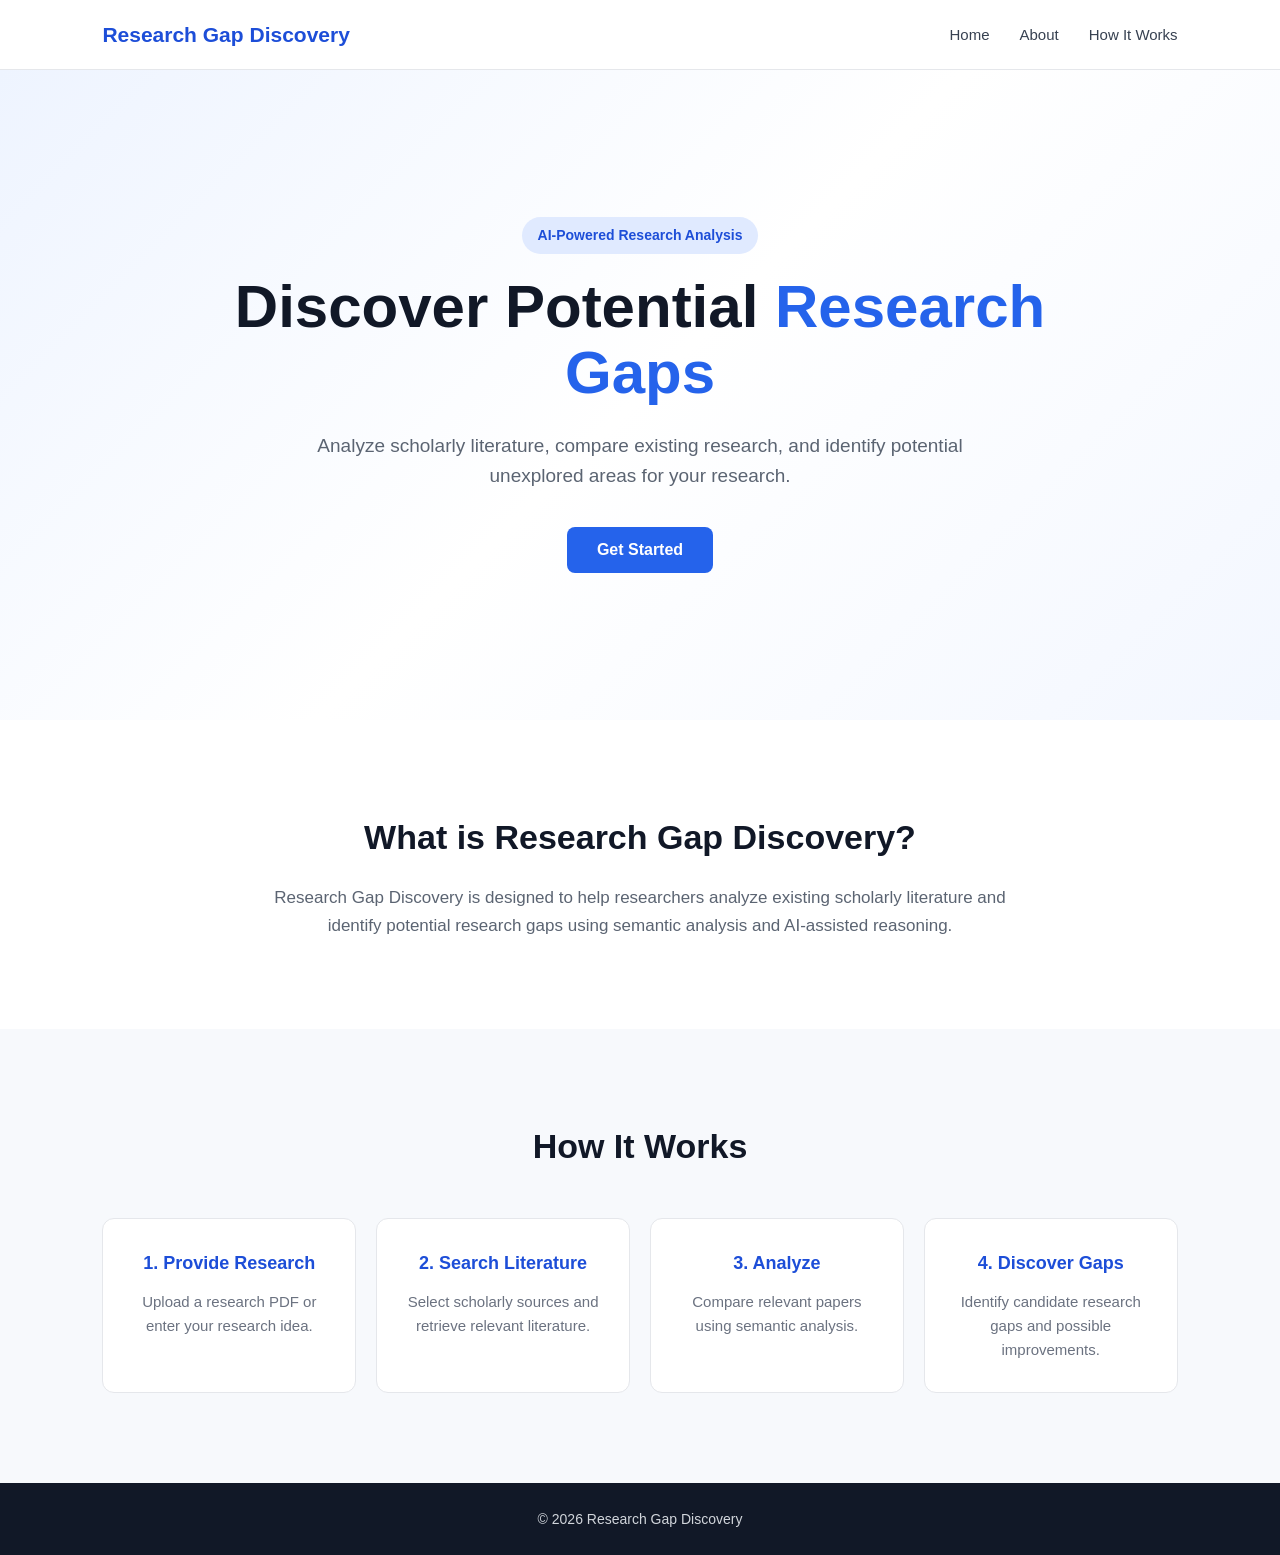
<file: index.html>
<!DOCTYPE html>
<html lang="en">
<head>
    <meta charset="UTF-8">
    <meta name="viewport" content="width=device-width, initial-scale=1.0">

    <title>Research Gap Discovery</title> 

    <link rel="stylesheet" href="style.css">
</head>
<body>

    <!-- Navigation -->
    <header class="navbar">
        <div class="logo">
            Research Gap Discovery
        </div>

        <nav>
            <a href="#home">Home</a>
            <a href="#about">About</a>
            <a href="#how-it-works">How It Works</a>
        </nav>
    </header>


    <!-- Hero Section -->
    <main>

        <section id="home" class="hero">

            <div class="hero-content">

                <p class="tagline">
                    AI-Powered Research Analysis
                </p>

                <h1>
                    Discover Potential
                    <span>Research Gaps</span>
                </h1>

                <p class="description">
                    Analyze scholarly literature, compare existing research,
                    and identify potential unexplored areas for your research.
                </p>

                <button id="getStartedBtn" class="primary-btn">
                    Get Started
                </button>

            </div>

        </section>


        <!-- About Section -->
        <section id="about" class="section">

            <h2>What is Research Gap Discovery?</h2>

            <p>
                Research Gap Discovery is designed to help researchers
                analyze existing scholarly literature and identify potential
                research gaps using semantic analysis and AI-assisted reasoning.
            </p>

        </section>


        <!-- How It Works -->
        <section id="how-it-works" class="section">

            <h2>How It Works</h2>

            <div class="steps">

                <div class="step">
                    <h3>1. Provide Research</h3>
                    <p>
                        Upload a research PDF or enter your research idea.
                    </p>
                </div>

                <div class="step">
                    <h3>2. Search Literature</h3>
                    <p>
                        Select scholarly sources and retrieve relevant literature.
                    </p>
                </div>

                <div class="step">
                    <h3>3. Analyze</h3>
                    <p>
                        Compare relevant papers using semantic analysis.
                    </p>
                </div>

                <div class="step">
                    <h3>4. Discover Gaps</h3>
                    <p>
                        Identify candidate research gaps and possible improvements.
                    </p>
                </div>

            </div>

        </section>

    </main>


    <!-- Footer -->
    <footer>
        <p>
            © 2026 Research Gap Discovery
        </p>
    </footer>


    <!-- JavaScript -->
    <script src="app.js"></script>

</body>
</html>
</file>
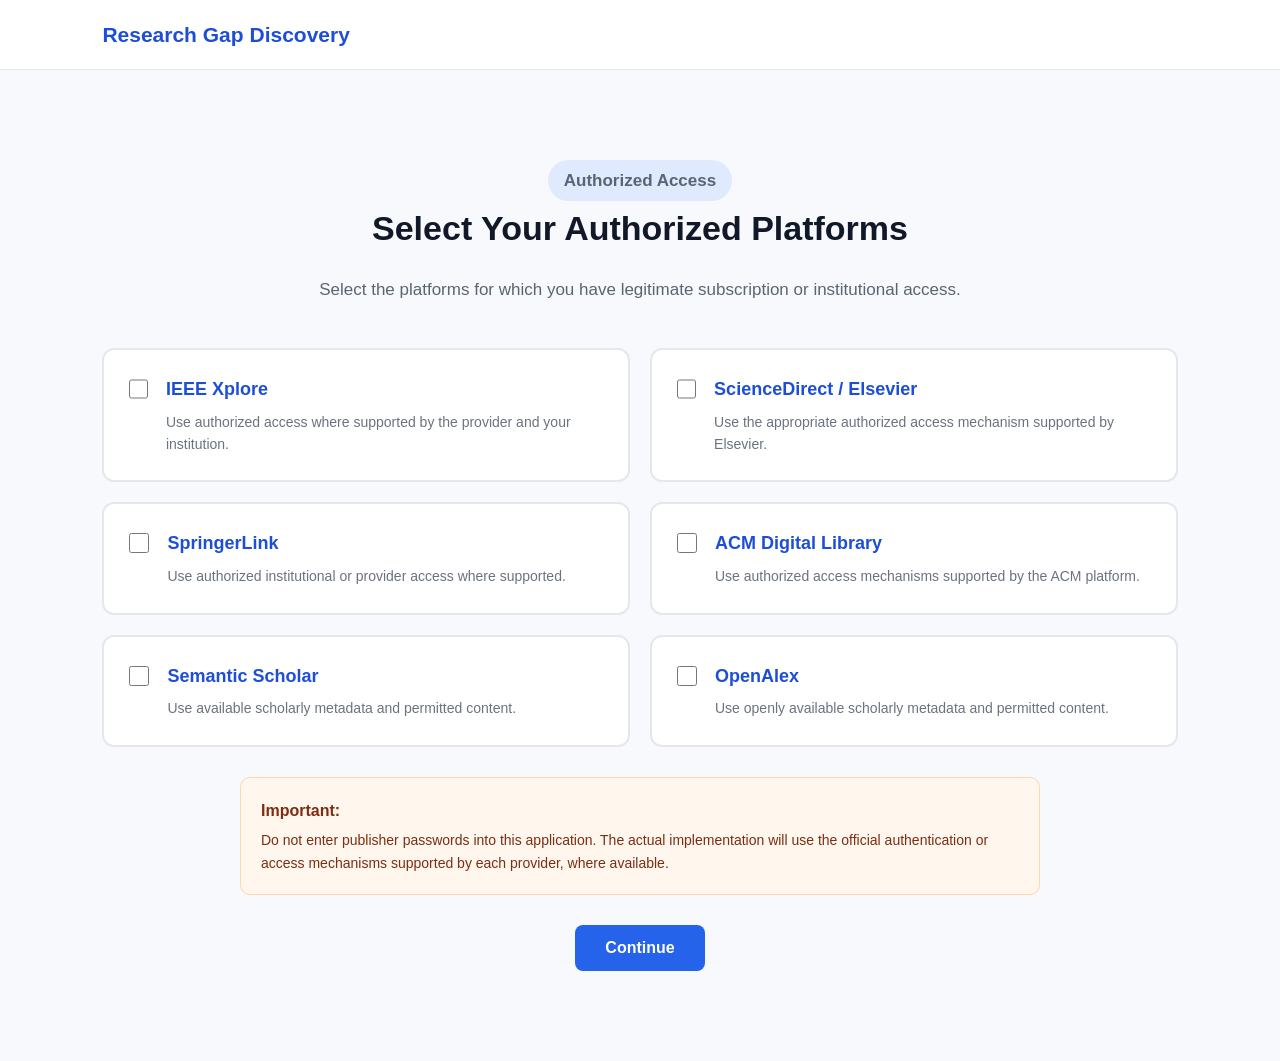
<file: authorized-access.html>
<!DOCTYPE html>
<html lang="en">

<head>

    <meta charset="UTF-8">
    <meta name="viewport" content="width=device-width, initial-scale=1.0">

    <title>Authorized Access | Research Gap Discovery</title>

    <link rel="stylesheet" href="style.css">

</head>

<body>

    <!-- Navigation -->

    <header class="navbar">

        <div class="logo">
            Research Gap Discovery
        </div>

    </header>


    <!-- Authorized Access -->

    <main>

        <section class="section access-section">

            <p class="tagline">
                Authorized Access
            </p>

            <h2>
                Select Your Authorized Platforms
            </h2>

            <p>
                Select the platforms for which you have legitimate
                subscription or institutional access.
            </p>


            <div class="source-grid">


                <label class="source-card">

                    <input
                        type="checkbox"
                        name="authorizedSource"
                        value="IEEE Xplore"
                    >

                    <div>
                        <h3>IEEE Xplore</h3>

                        <p>
                            Use authorized access where supported by
                            the provider and your institution.
                        </p>
                    </div>

                </label>


                <label class="source-card">

                    <input
                        type="checkbox"
                        name="authorizedSource"
                        value="ScienceDirect"
                    >

                    <div>
                        <h3>ScienceDirect / Elsevier</h3>

                        <p>
                            Use the appropriate authorized access
                            mechanism supported by Elsevier.
                        </p>
                    </div>

                </label>


                <label class="source-card">

                    <input
                        type="checkbox"
                        name="authorizedSource"
                        value="SpringerLink"
                    >

                    <div>
                        <h3>SpringerLink</h3>

                        <p>
                            Use authorized institutional or provider
                            access where supported.
                        </p>
                    </div>

                </label>


                <label class="source-card">

                    <input
                        type="checkbox"
                        name="authorizedSource"
                        value="ACM Digital Library"
                    >

                    <div>
                        <h3>ACM Digital Library</h3>

                        <p>
                            Use authorized access mechanisms supported
                            by the ACM platform.
                        </p>
                    </div>

                </label>


                <label class="source-card">

                    <input
                        type="checkbox"
                        name="authorizedSource"
                        value="Semantic Scholar"
                    >

                    <div>
                        <h3>Semantic Scholar</h3>

                        <p>
                            Use available scholarly metadata and
                            permitted content.
                        </p>
                    </div>

                </label>


                <label class="source-card">

                    <input
                        type="checkbox"
                        name="authorizedSource"
                        value="OpenAlex"
                    >

                    <div>
                        <h3>OpenAlex</h3>

                        <p>
                            Use openly available scholarly metadata
                            and permitted content.
                        </p>
                    </div>

                </label>

            </div>


            <div class="access-notice">

                <strong>Important:</strong>

                <p>
                    Do not enter publisher passwords into this application.
                    The actual implementation will use the official
                    authentication or access mechanisms supported by each
                    provider, where available.
                </p>

            </div>


            <button
                id="verifyAccessBtn"
                class="primary-btn"
            >
                Continue
            </button>

        </section>

    </main>


    <script>

        const verifyAccessBtn =
            document.getElementById("verifyAccessBtn");


        verifyAccessBtn.addEventListener("click", function () {

            const selected =
                document.querySelectorAll(
                    'input[name="authorizedSource"]:checked'
                );


            if (selected.length === 0) {

                alert(
                    "Please select at least one authorized platform."
                );

                return;
            }


            /*
             * For now, we continue to the processing screen.
             *
             * Later this step will be replaced with the appropriate
             * official authentication/access flow for each provider.
             */

            window.location.href = "processing.html";

        });

    </script>

</body>

</html>
</file>
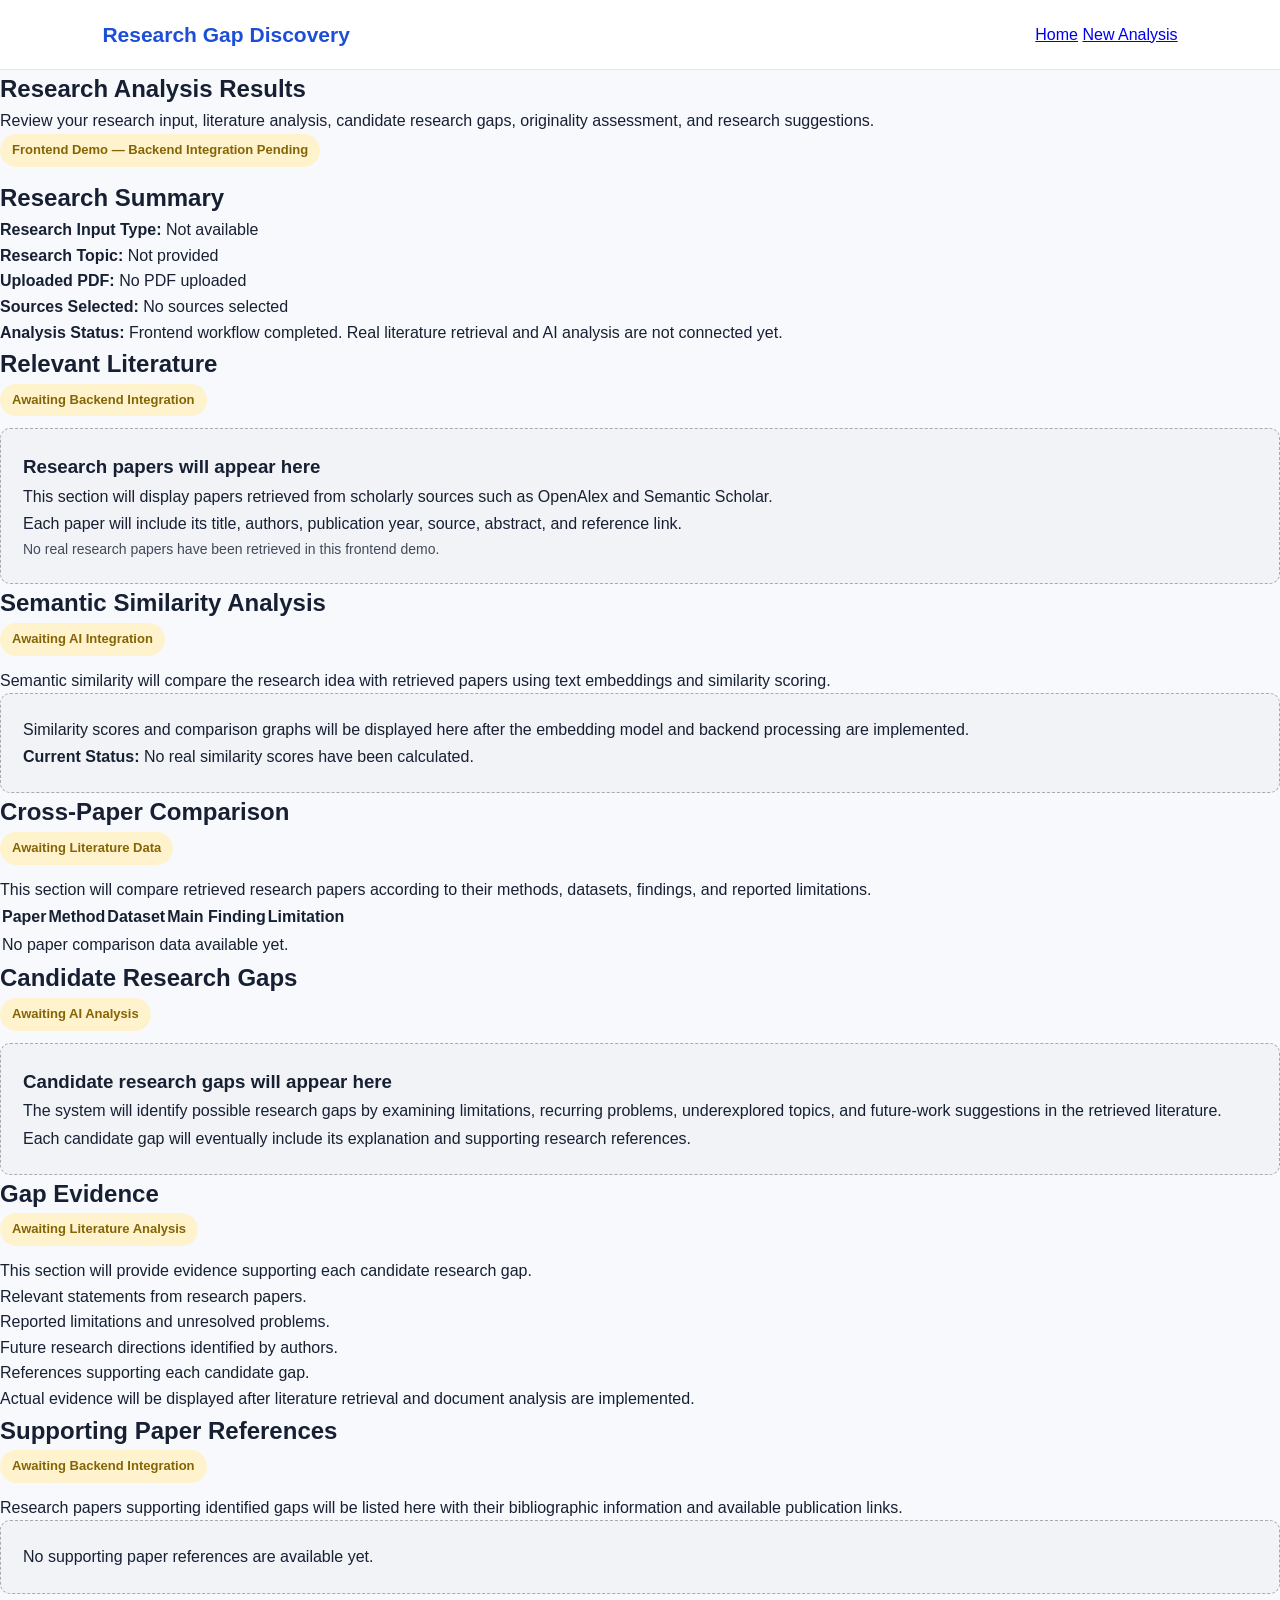
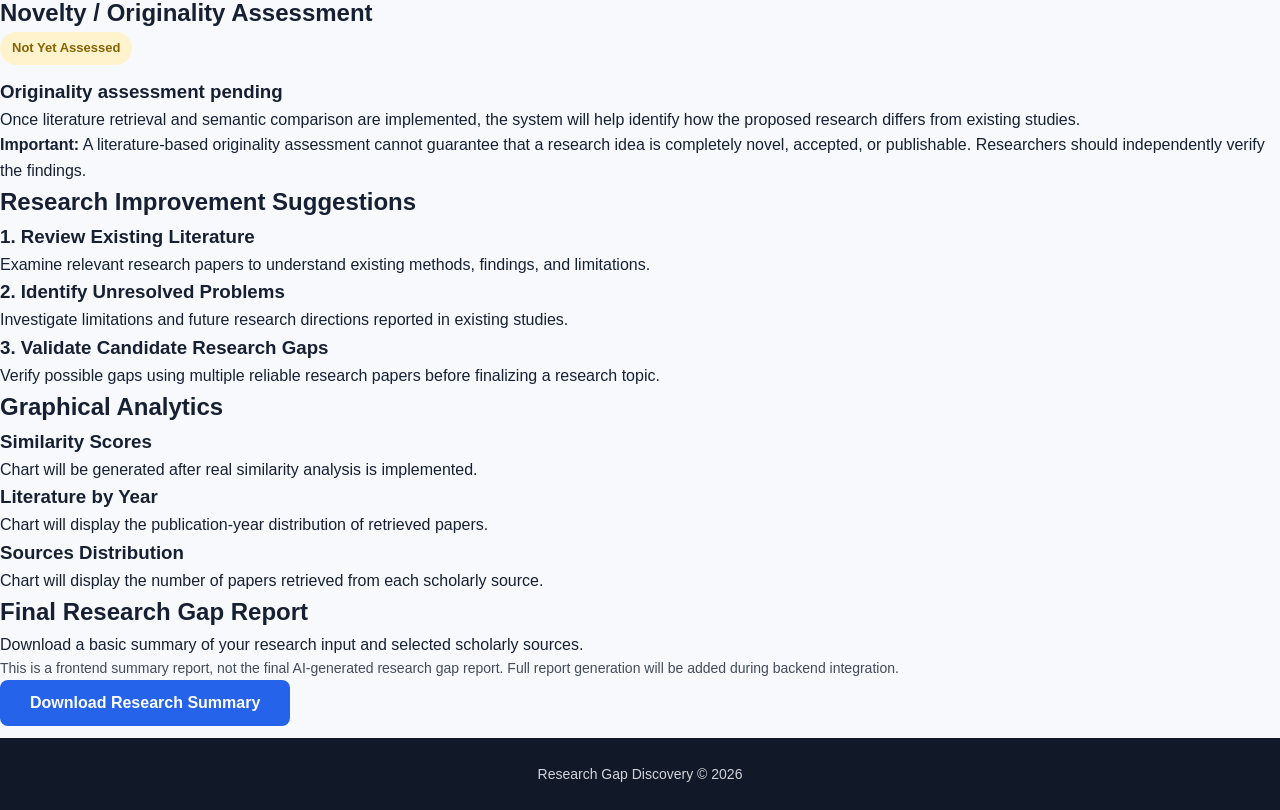
<file: results.html>
<!DOCTYPE html>
<html lang="en">

<head>
    <meta charset="UTF-8">
    <meta name="viewport" content="width=device-width, initial-scale=1.0">
    <title>Research Gap Discovery - Results</title>
    <link rel="stylesheet" href="style.css">

    <style>
        .status-label {
            display: inline-block;
            padding: 6px 12px;
            margin-bottom: 12px;
            border-radius: 20px;
            background: #fff3cd;
            color: #856404;
            font-size: 13px;
            font-weight: 600;
        }

        .empty-result {
            padding: 22px;
            border: 1px dashed #aaa;
            border-radius: 10px;
            background: rgba(128, 128, 128, 0.05);
            line-height: 1.7;
        }

        .summary-detail {
            overflow-wrap: anywhere;
        }

        .report-message {
            margin-top: 12px;
        }

        .muted-text {
            opacity: 0.8;
            font-size: 14px;
        }
    </style>
</head>

<body>

    <!-- Navbar -->
    <nav class="navbar">
        <div class="logo">Research Gap Discovery</div>

        <div class="nav-links">
            <a href="index.html">Home</a>
            <a href="research.html">New Analysis</a>
        </div>
    </nav>

    <!-- Results Header -->
    <section class="page-header">
        <h1>Research Analysis Results</h1>

        <p>
            Review your research input, literature analysis,
            candidate research gaps, originality assessment,
            and research suggestions.
        </p>

        <span class="status-label">
            Frontend Demo — Backend Integration Pending
        </span>
    </section>

    <!-- Research Summary -->
    <section class="results-section">

        <div class="result-card">

            <h2>Research Summary</h2>

            <p class="summary-detail">
                <strong>Research Input Type:</strong>
                <span id="researchType">Not available</span>
            </p>

            <p class="summary-detail">
                <strong>Research Topic:</strong>
                <span id="researchTopic">Not available</span>
            </p>

            <p class="summary-detail">
                <strong>Uploaded PDF:</strong>
                <span id="researchPdf">Not applicable</span>
            </p>

            <p class="summary-detail">
                <strong>Sources Selected:</strong>
                <span id="researchSources">Not available</span>
            </p>

            <p>
                <strong>Analysis Status:</strong>
                Frontend workflow completed. Real literature retrieval
                and AI analysis are not connected yet.
            </p>

        </div>

    </section>

    <!-- Literature -->
    <section class="results-section">

        <h2>Relevant Literature</h2>

        <div class="result-card">

            <span class="status-label">Awaiting Backend Integration</span>

            <div class="empty-result">
                <h3>Research papers will appear here</h3>

                <p>
                    This section will display papers retrieved from
                    scholarly sources such as OpenAlex and Semantic Scholar.
                </p>

                <p>
                    Each paper will include its title, authors, publication
                    year, source, abstract, and reference link.
                </p>

                <p class="muted-text">
                    No real research papers have been retrieved in this
                    frontend demo.
                </p>
            </div>

        </div>

    </section>

    <!-- Similarity Analysis -->
    <section class="results-section">

        <h2>Semantic Similarity Analysis</h2>

        <div class="result-card">

            <span class="status-label">Awaiting AI Integration</span>

            <p>
                Semantic similarity will compare the research idea with
                retrieved papers using text embeddings and similarity scoring.
            </p>

            <div class="empty-result">
                <p>
                    Similarity scores and comparison graphs will be
                    displayed here after the embedding model and backend
                    processing are implemented.
                </p>

                <p>
                    <strong>Current Status:</strong>
                    No real similarity scores have been calculated.
                </p>
            </div>

        </div>

    </section>

    <!-- Cross Paper Comparison -->
    <section class="results-section">

        <h2>Cross-Paper Comparison</h2>

        <div class="result-card">

            <span class="status-label">Awaiting Literature Data</span>

            <p>
                This section will compare retrieved research papers
                according to their methods, datasets, findings,
                and reported limitations.
            </p>

            <div class="table-container">

                <table>

                    <thead>
                        <tr>
                            <th>Paper</th>
                            <th>Method</th>
                            <th>Dataset</th>
                            <th>Main Finding</th>
                            <th>Limitation</th>
                        </tr>
                    </thead>

                    <tbody>
                        <tr>
                            <td colspan="5">
                                No paper comparison data available yet.
                            </td>
                        </tr>
                    </tbody>

                </table>

            </div>

        </div>

    </section>

    <!-- Research Gaps -->
    <section class="results-section">

        <h2>Candidate Research Gaps</h2>

        <div class="result-card">

            <span class="status-label">Awaiting AI Analysis</span>

            <div class="empty-result">

                <h3>Candidate research gaps will appear here</h3>

                <p>
                    The system will identify possible research gaps
                    by examining limitations, recurring problems,
                    underexplored topics, and future-work suggestions
                    in the retrieved literature.
                </p>

                <p>
                    Each candidate gap will eventually include its
                    explanation and supporting research references.
                </p>

            </div>

        </div>

    </section>

    <!-- Evidence -->
    <section class="results-section">

        <h2>Gap Evidence</h2>

        <div class="result-card">

            <span class="status-label">Awaiting Literature Analysis</span>

            <p>
                This section will provide evidence supporting each
                candidate research gap.
            </p>

            <ul>
                <li>Relevant statements from research papers.</li>
                <li>Reported limitations and unresolved problems.</li>
                <li>Future research directions identified by authors.</li>
                <li>References supporting each candidate gap.</li>
            </ul>

            <p>
                Actual evidence will be displayed after literature
                retrieval and document analysis are implemented.
            </p>

        </div>

    </section>

    <!-- Supporting References -->
    <section class="results-section">

        <h2>Supporting Paper References</h2>

        <div class="result-card">

            <span class="status-label">Awaiting Backend Integration</span>

            <p>
                Research papers supporting identified gaps will be listed
                here with their bibliographic information and available
                publication links.
            </p>

            <div class="empty-result">
                No supporting paper references are available yet.
            </div>

        </div>

    </section>

    <!-- Novelty Assessment -->
    <section class="results-section">

        <h2>Novelty / Originality Assessment</h2>

        <div class="result-card">

            <span class="status-label">Not Yet Assessed</span>

            <h3>Originality assessment pending</h3>

            <p>
                Once literature retrieval and semantic comparison
                are implemented, the system will help identify how
                the proposed research differs from existing studies.
            </p>

            <div class="notice">
                <strong>Important:</strong>
                A literature-based originality assessment cannot
                guarantee that a research idea is completely novel,
                accepted, or publishable. Researchers should independently
                verify the findings.
            </div>

        </div>

    </section>

    <!-- Suggestions -->
    <section class="results-section">

        <h2>Research Improvement Suggestions</h2>

        <div class="suggestion-list">

            <div class="suggestion-card">

                <h3>1. Review Existing Literature</h3>

                <p>
                    Examine relevant research papers to understand
                    existing methods, findings, and limitations.
                </p>

            </div>

            <div class="suggestion-card">

                <h3>2. Identify Unresolved Problems</h3>

                <p>
                    Investigate limitations and future research
                    directions reported in existing studies.
                </p>

            </div>

            <div class="suggestion-card">

                <h3>3. Validate Candidate Research Gaps</h3>

                <p>
                    Verify possible gaps using multiple reliable
                    research papers before finalizing a research topic.
                </p>

            </div>

        </div>

    </section>

    <!-- Analytics -->
    <section class="results-section">

        <h2>Graphical Analytics</h2>

        <div class="analytics-grid">

            <div class="chart-placeholder">

                <h3>Similarity Scores</h3>

                <p>
                    Chart will be generated after real similarity
                    analysis is implemented.
                </p>

            </div>

            <div class="chart-placeholder">

                <h3>Literature by Year</h3>

                <p>
                    Chart will display the publication-year
                    distribution of retrieved papers.
                </p>

            </div>

            <div class="chart-placeholder">

                <h3>Sources Distribution</h3>

                <p>
                    Chart will display the number of papers
                    retrieved from each scholarly source.
                </p>

            </div>

        </div>

    </section>

    <!-- Final Report -->
    <section class="results-section">

        <div class="final-report-card">

            <h2>Final Research Gap Report</h2>

            <p>
                Download a basic summary of your research input
                and selected scholarly sources.
            </p>

            <p class="muted-text">
                This is a frontend summary report, not the final
                AI-generated research gap report. Full report
                generation will be added during backend integration.
            </p>

            <button
                class="primary-btn"
                onclick="generateReport()">
                Download Research Summary
            </button>

            <p id="reportMessage" class="report-message"></p>

        </div>

    </section>

    <!-- Footer -->
    <footer>
        <p>Research Gap Discovery © 2026</p>
    </footer>

    <script>

        // Read research information saved by earlier pages.
        function displayResearchSummary() {

            const researchType =
                sessionStorage.getItem("researchType");

            const researchTopic =
                sessionStorage.getItem("researchTopic");

            const researchPdf =
                sessionStorage.getItem("researchPdfName");

            const selectedSources =
                sessionStorage.getItem("selectedSources");

            document.getElementById("researchType").textContent =
                researchType || "Not available";

            document.getElementById("researchTopic").textContent =
                researchTopic || "Not provided";

            document.getElementById("researchPdf").textContent =
                researchPdf || "No PDF uploaded";

            let sourcesText = "No sources selected";

            if (selectedSources) {

                try {

                    const sources = JSON.parse(selectedSources);

                    if (Array.isArray(sources) && sources.length > 0) {
                        sourcesText = sources.join(", ");
                    }

                } catch (error) {

                    sourcesText = selectedSources;

                }

            }

            document.getElementById("researchSources").textContent =
                sourcesText;

        }


        // Generate a basic downloadable frontend summary.
        function generateReport() {

            const researchType =
                sessionStorage.getItem("researchType") || "Not available";

            const researchTopic =
                sessionStorage.getItem("researchTopic") || "Not provided";

            const researchPdf =
                sessionStorage.getItem("researchPdfName") || "No PDF uploaded";

            let sourcesText = "No sources selected";

            const selectedSources =
                sessionStorage.getItem("selectedSources");

            if (selectedSources) {

                try {

                    const sources = JSON.parse(selectedSources);

                    if (Array.isArray(sources)) {
                        sourcesText = sources.join(", ");
                    } else {
                        sourcesText = selectedSources;
                    }

                } catch (error) {

                    sourcesText = selectedSources;

                }

            }

            const reportContent = `
RESEARCH GAP DISCOVERY
FRONTEND SUMMARY REPORT

========================================

RESEARCH INPUT

Input Type: ${researchType}

Research Topic: ${researchTopic}

Uploaded PDF: ${researchPdf}

Selected Scholarly Sources:
${sourcesText}

========================================

PROJECT STATUS

The frontend research workflow has been completed.

The following features are awaiting backend integration:

1. Scholarly paper retrieval
2. PDF text extraction
3. Semantic similarity analysis
4. Cross-paper comparison
5. Research gap identification
6. Supporting paper references
7. AI-based originality assessment
8. Final research gap report generation

========================================

IMPORTANT NOTE

This document contains the research input summary only.

No real research papers have been retrieved.
No real similarity scores have been calculated.
No AI-generated research gaps have been produced.

These features will be implemented during backend integration.

========================================

Generated by Research Gap Discovery (GAPX)
`;

            const blob = new Blob(
                [reportContent],
                { type: "text/plain;charset=utf-8" }
            );

            const downloadUrl = URL.createObjectURL(blob);

            const link = document.createElement("a");

            link.href = downloadUrl;
            link.download = "GAPX_Research_Summary.txt";

            document.body.appendChild(link);

            link.click();

            document.body.removeChild(link);

            URL.revokeObjectURL(downloadUrl);

            document.getElementById("reportMessage").textContent =
                "Your research summary report has been downloaded.";
        }


        // Display the saved research information when the page opens.
        displayResearchSummary();

    </script>

</body>

</html>
</file>
<file: style.css>
/* =========================
   RESET
========================= */

* {
    margin: 0;
    padding: 0;
    box-sizing: border-box;
}

html {
    scroll-behavior: smooth;
}

body {
    font-family: Arial, Helvetica, sans-serif;
    background: #f7f9fc;
    color: #172033;
    line-height: 1.6;
}


/* =========================
   NAVIGATION
========================= */

.navbar {
    width: 100%;
    height: 70px;
    padding: 0 8%;
    display: flex;
    align-items: center;
    justify-content: space-between;

    background: #ffffff;
    border-bottom: 1px solid #e5e7eb;

    position: sticky;
    top: 0;
    z-index: 100;
}

.logo {
    font-size: 21px;
    font-weight: 700;
    color: #1d4ed8;
}

.navbar nav {
    display: flex;
    gap: 30px;
}

.navbar nav a {
    text-decoration: none;
    color: #374151;
    font-size: 15px;
    font-weight: 500;
}

.navbar nav a:hover {
    color: #1d4ed8;
}


/* =========================
   HERO
========================= */

.hero {
    min-height: 650px;

    display: flex;
    align-items: center;
    justify-content: center;

    padding: 80px 20px;

    background:
        linear-gradient(
            135deg,
            #eef4ff 0%,
            #ffffff 50%,
            #f3f7ff 100%
        );
}

.hero-content {
    max-width: 850px;
    text-align: center;
}

.tagline {
    display: inline-block;

    margin-bottom: 20px;
    padding: 7px 16px;

    background: #e0eaff;
    color: #1d4ed8;

    border-radius: 30px;

    font-size: 14px;
    font-weight: 600;
}

.hero h1 {
    font-size: 60px;
    line-height: 1.1;
    margin-bottom: 25px;
    color: #111827;
}

.hero h1 span {
    color: #2563eb;
}

.description {
    max-width: 680px;
    margin: 0 auto 35px;

    font-size: 19px;
    color: #5b6472;
}


/* =========================
   BUTTON
========================= */

.primary-btn {
    border: none;

    padding: 14px 30px;

    background: #2563eb;
    color: #ffffff;

    border-radius: 8px;

    font-size: 16px;
    font-weight: 600;

    cursor: pointer;

    transition:
        transform 0.2s ease,
        background 0.2s ease,
        box-shadow 0.2s ease;
}

.primary-btn:hover {
    background: #1d4ed8;

    transform: translateY(-2px);

    box-shadow: 0 8px 20px rgba(37, 99, 235, 0.25);
}


/* =========================
   GENERAL SECTIONS
========================= */

.section {
    padding: 90px 8%;
    text-align: center;
    background: #ffffff;
}

.section:nth-child(odd) {
    background: #f7f9fc;
}

.section h2 {
    margin-bottom: 20px;

    font-size: 34px;
    color: #111827;
}

.section > p {
    max-width: 750px;
    margin: 0 auto;

    color: #5b6472;
    font-size: 17px;
}


/* =========================
   HOW IT WORKS
========================= */

.steps {
    max-width: 1100px;

    margin: 45px auto 0;

    display: grid;

    grid-template-columns: repeat(4, 1fr);

    gap: 20px;
}

.step {
    padding: 30px 22px;

    background: #ffffff;

    border: 1px solid #e5e7eb;

    border-radius: 12px;

    transition:
        transform 0.2s ease,
        box-shadow 0.2s ease;
}

.step:hover {
    transform: translateY(-5px);

    box-shadow: 0 10px 25px rgba(0, 0, 0, 0.08);
}

.step h3 {
    margin-bottom: 12px;

    color: #1d4ed8;

    font-size: 18px;
}

.step p {
    color: #6b7280;
    font-size: 15px;
}


/* =========================
   FOOTER
========================= */

footer {
    padding: 25px;

    text-align: center;

    background: #111827;
    color: #d1d5db;

    font-size: 14px;
}


/* =========================
   RESPONSIVE DESIGN
========================= */

@media (max-width: 900px) {

    .hero h1 {
        font-size: 48px;
    }

    .steps {
        grid-template-columns: repeat(2, 1fr);
    }
}


@media (max-width: 600px) {

    .navbar {
        padding: 0 5%;
    }

    .navbar nav {
        display: none;
    }

    .hero {
        min-height: 550px;
    }

    .hero h1 {
        font-size: 38px;
    }

    .description {
        font-size: 16px;
    }

    .section {
        padding: 65px 6%;
    }

    .section h2 {
        font-size: 28px;
    }

    .steps {
        grid-template-columns: 1fr;
    }
}
/* =========================
   SCHOLARLY SOURCE CARDS
========================= */

.source-grid {
    max-width: 1100px;
    margin: 45px auto 0;

    display: grid;
    grid-template-columns: repeat(2, 1fr);

    gap: 20px;

    text-align: left;
}

.source-card {
    display: flex;
    align-items: flex-start;
    gap: 18px;

    padding: 25px;

    background: #ffffff;

    border: 2px solid #e5e7eb;
    border-radius: 12px;

    cursor: pointer;

    transition:
        border-color 0.2s ease,
        box-shadow 0.2s ease,
        transform 0.2s ease;
}

.source-card:hover {
    border-color: #93c5fd;

    transform: translateY(-3px);

    box-shadow: 0 8px 20px rgba(0, 0, 0, 0.06);
}

.source-card input {
    width: 20px;
    height: 20px;

    margin-top: 4px;

    cursor: pointer;
}

.source-card h3 {
    margin-bottom: 7px;

    color: #1d4ed8;

    font-size: 18px;
}

.source-card p {
    color: #6b7280;

    font-size: 14px;
}


/* Selected source */

.source-card:has(input:checked) {
    border-color: #2563eb;

    background: #eff6ff;
}


/* Mobile */

@media (max-width: 700px) {

    .source-grid {
        grid-template-columns: 1fr;
    }

}
/* =========================
   ACCESS NOTICE
========================= */

.access-notice {
    max-width: 800px;

    margin: 30px auto;

    padding: 20px;

    text-align: left;

    background: #fff7ed;

    border: 1px solid #fed7aa;

    border-radius: 10px;

    color: #7c2d12;
}

.access-notice strong {
    display: block;

    margin-bottom: 6px;
}

.access-notice p {
    font-size: 14px;

    line-height: 1.6;
}
/* =========================
   PROCESSING PAGE
========================= */

.processing-section {
    min-height: 700px;
}

.progress-container {
    width: 100%;
    max-width: 750px;

    height: 12px;

    margin: 40px auto 10px;

    background: #e5e7eb;

    border-radius: 20px;

    overflow: hidden;
}

.progress-bar {
    width: 0%;
    height: 100%;

    background: #2563eb;

    border-radius: 20px;

    transition: width 0.8s ease;
}

#progressPercent {
    font-size: 14px;
    font-weight: 600;

    color: #2563eb;
}

.processing-steps {
    max-width: 750px;

    margin: 40px auto;

    display: flex;
    flex-direction: column;

    gap: 15px;

    text-align: left;
}

.processing-step {
    display: flex;
    align-items: flex-start;

    gap: 18px;

    padding: 20px;

    background: #ffffff;

    border: 1px solid #e5e7eb;

    border-radius: 10px;

    opacity: 0.55;

    transition:
        opacity 0.3s ease,
        border-color 0.3s ease;
}

.processing-step > span {
    width: 32px;
    height: 32px;

    flex-shrink: 0;

    display: flex;
    align-items: center;
    justify-content: center;

    border-radius: 50%;

    background: #e5e7eb;

    color: #374151;

    font-weight: 700;
}

.processing-step h3 {
    margin-bottom: 5px;

    font-size: 17px;
}

.processing-step p {
    color: #6b7280;

    font-size: 14px;
}

.processing-step.completed {
    opacity: 1;

    border-color: #93c5fd;
}

.processing-step.completed > span {
    background: #2563eb;

    color: #ffffff;
}

.continue-area {
    margin-top: 30px;
}
/* =========================
   ANALYSIS PAGE
========================= */

.analysis-section {
    min-height: 800px;
}

.analysis-pipeline {
    max-width: 900px;

    margin: 45px auto;

    display: flex;
    flex-direction: column;

    gap: 14px;

    text-align: left;
}

.analysis-card {
    display: flex;
    align-items: flex-start;

    gap: 18px;

    padding: 20px;

    background: #ffffff;

    border: 1px solid #e5e7eb;

    border-radius: 10px;

    opacity: 0.45;

    transition:
        opacity 0.3s ease,
        border-color 0.3s ease,
        transform 0.3s ease;
}

.analysis-number {
    width: 36px;
    height: 36px;

    flex-shrink: 0;

    display: flex;
    align-items: center;
    justify-content: center;

    border-radius: 50%;

    background: #e5e7eb;

    font-weight: 700;
}

.analysis-card h3 {
    margin-bottom: 5px;

    font-size: 17px;

    color: #111827;
}

.analysis-card p {
    color: #6b7280;

    font-size: 14px;
}

.analysis-card.analysis-completed {
    opacity: 1;

    border-color: #93c5fd;

    transform: translateX(3px);
}

.analysis-card.analysis-completed
.analysis-number {
    background: #2563eb;

    color: #ffffff;
}

.analysis-progress-container {
    width: 100%;
    max-width: 900px;

    height: 12px;

    margin: 30px auto 10px;

    background: #e5e7eb;

    border-radius: 20px;

    overflow: hidden;
}

.analysis-progress {
    width: 0%;

    height: 100%;

    background: #2563eb;

    border-radius: 20px;

    transition: width 0.6s ease;
}

#analysisPercent {
    color: #2563eb;

    font-size: 14px;

    font-weight: 600;
}
</file>
